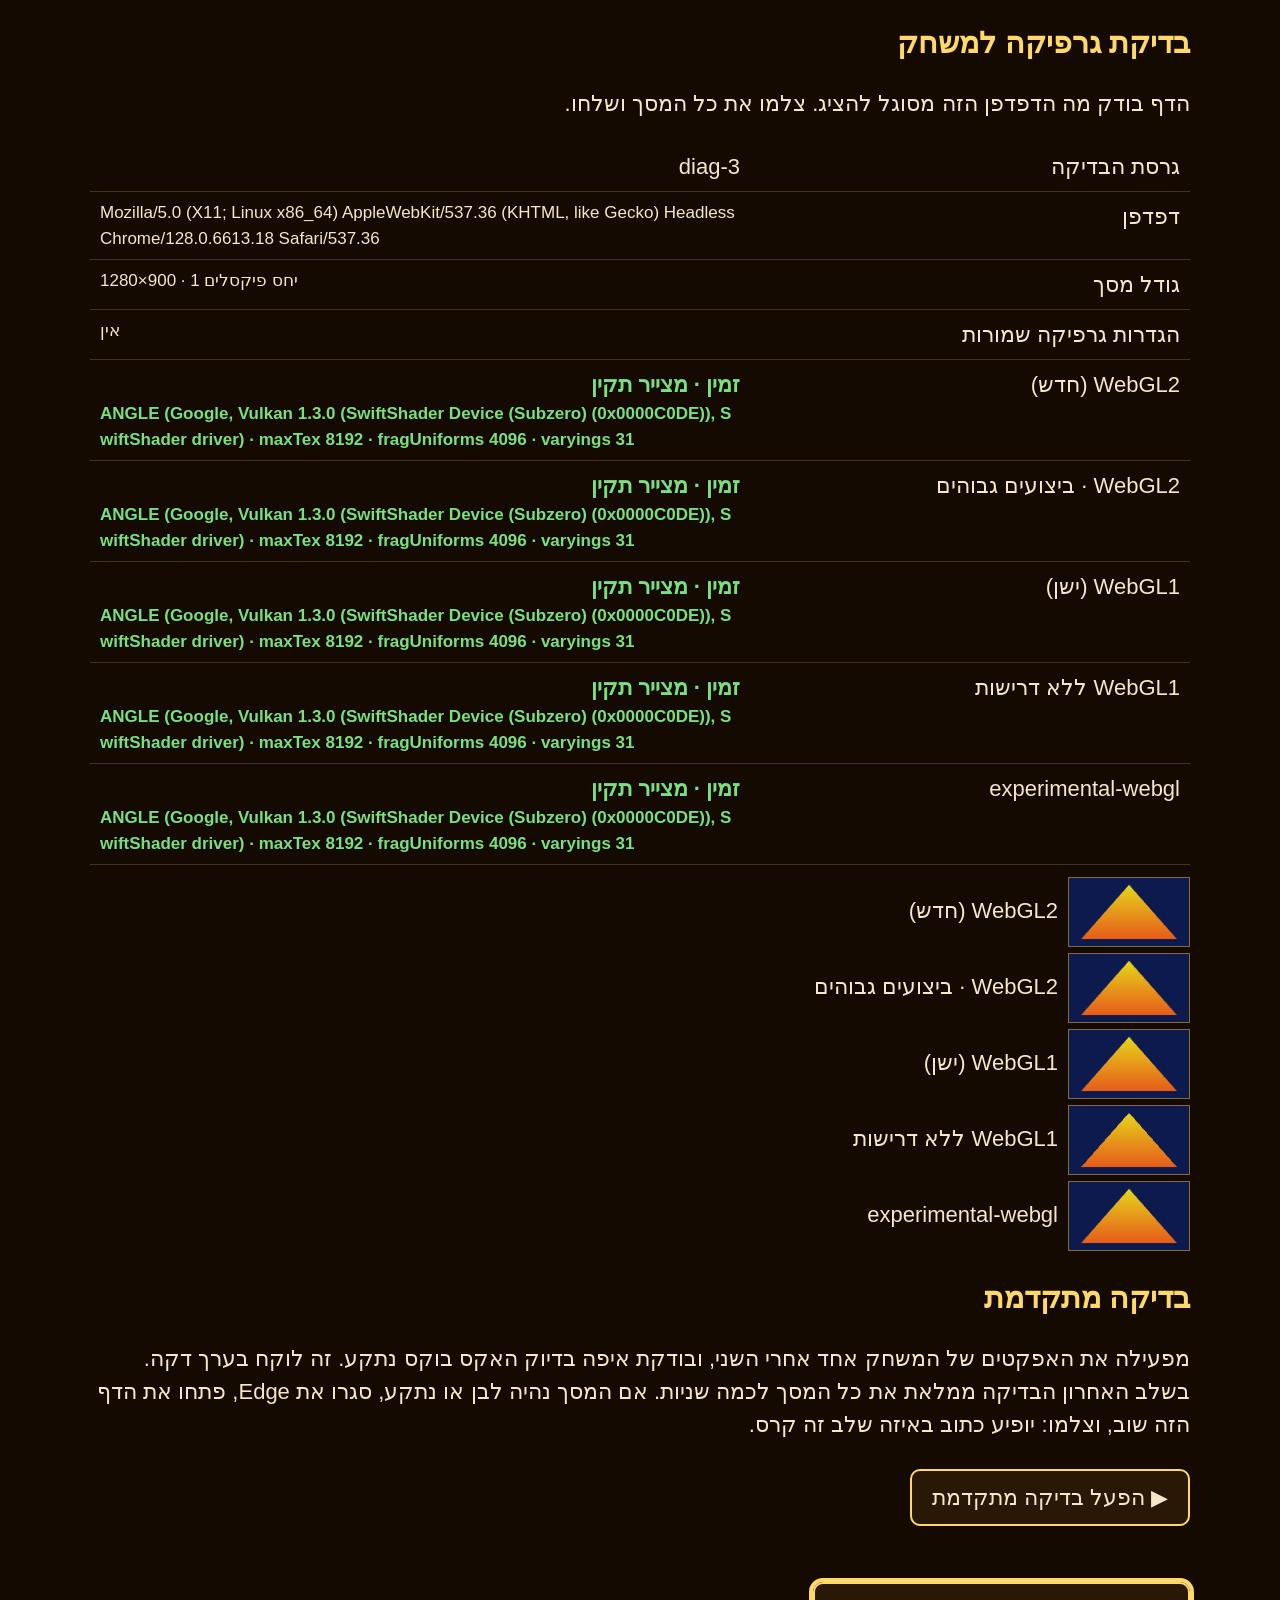
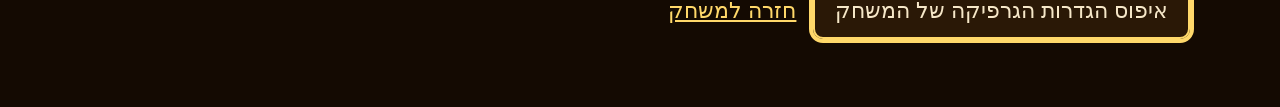
<file: diag.html>
<!doctype html>
<html lang="he" dir="rtl">
<head>
<meta charset="utf-8">
<meta name="viewport" content="width=device-width, initial-scale=1">
<title>בדיקת גרפיקה</title>
<style>
  :root { --bg: #140a02; --fg: #f6e7c8; --ok: #7be07b; --bad: #ff7a6a; --gold: #ffd86a; }
  html, body { margin: 0; background: var(--bg); color: var(--fg); font: 22px/1.5 Arial, sans-serif; }
  main { max-width: 1100px; margin: 0 auto; padding: 20px 16px 40px; }
  h1 { color: var(--gold); font-size: 30px; margin: 0 0 8px; }
  table { width: 100%; border-collapse: collapse; margin: 12px 0; }
  td { padding: 8px 10px; border-bottom: 1px solid rgba(255, 210, 140, .2); vertical-align: top; }
  td:first-child { width: 40%; }
  .ok { color: var(--ok); font-weight: bold; } .bad { color: var(--bad); font-weight: bold; }
  .ltr { direction: ltr; text-align: left; font-size: 17px; word-break: break-all; }
  #views canvas { width: 120px; height: 68px; border: 1px solid #8a6a3a; margin-left: 10px; vertical-align: middle; background: #000; }
  button { font: inherit; padding: 10px 20px; border-radius: 10px; border: 2px solid var(--gold); background: #2a1806; color: var(--fg); margin: 6px 0 6px 10px; }
  button:focus { outline: 4px solid var(--gold); }
  a { color: var(--gold); }
</style>
<script type="importmap">
{ "imports": { "three": "./vendor/three/build/three.module.js", "three/addons/": "./vendor/three/addons/" } }
</script>
</head>
<body>
<main>
  <h1>בדיקת גרפיקה למשחק</h1>
  <p>הדף בודק מה הדפדפן הזה מסוגל להציג. צלמו את כל המסך ושלחו.</p>
  <table id="out"><tbody></tbody></table>
  <div id="views"></div>
  <h1 style="margin-top:24px">בדיקה מתקדמת</h1>
  <p>מפעילה את האפקטים של המשחק אחד אחרי השני, ובודקת איפה בדיוק האקס בוקס נתקע. זה לוקח בערך דקה. בשלב האחרון הבדיקה ממלאת את כל המסך לכמה שניות. אם המסך נהיה לבן או נתקע, סגרו את Edge, פתחו את הדף הזה שוב, וצלמו: יופיע כתוב באיזה שלב זה קרס.</p>
  <p><button id="run" type="button">▶ הפעל בדיקה מתקדמת</button></p>
  <table id="adv"><tbody></tbody></table>
  <div id="adv-view"></div>
  <p>
    <button id="reset" type="button">איפוס הגדרות הגרפיקה של המשחק</button>
    <a href="./">חזרה למשחק</a>
  </p>
  <p id="done"></p>
</main>
<script>
(function () {
  const VERSION = 'diag-3';
  const tb = document.querySelector('#out tbody');
  const row = (k, v, cls) => { const tr = document.createElement('tr'); tr.innerHTML = '<td></td><td></td>'; tr.children[0].textContent = k; tr.children[1].textContent = v; if (cls) tr.children[1].className = cls; tb.appendChild(tr); return tr; };
  row('גרסת הבדיקה', VERSION);
  row('דפדפן', navigator.userAgent, 'ltr');
  row('גודל מסך', innerWidth + '×' + innerHeight + ' · יחס פיקסלים ' + devicePixelRatio, 'ltr');
  let saved = [];
  try { for (let i = 0; i < localStorage.length; i++) { const k = localStorage.key(i); if (/lowMem|safeLevel/.test(k)) saved.push(k.replace('blackPyramid.', '') + '=' + localStorage.getItem(k)); } } catch (e) { saved = ['אין גישה לאחסון']; }
  row('הגדרות גרפיקה שמורות', saved.join(' · ') || 'אין', 'ltr');

  function tryCtx(type, opts) {
    const c = document.createElement('canvas'); c.width = 160; c.height = 90;
    let reason = '';
    c.addEventListener('webglcontextcreationerror', (e) => { reason = e.statusMessage || 'creation error'; }, false);
    let gl = null;
    try { gl = c.getContext(type, opts); } catch (e) { reason = String(e && e.message || e); }
    return { c, gl, reason };
  }
  function info(gl) {
    try {
      const d = gl.getExtension('WEBGL_debug_renderer_info');
      return (d ? gl.getParameter(d.UNMASKED_RENDERER_WEBGL) : gl.getParameter(gl.RENDERER)) + ' · maxTex ' + gl.getParameter(gl.MAX_TEXTURE_SIZE) + ' · fragUniforms ' + gl.getParameter(gl.MAX_FRAGMENT_UNIFORM_VECTORS) + ' · varyings ' + gl.getParameter(gl.MAX_VARYING_VECTORS);
    } catch (e) { return '?'; }
  }
  // draw a test triangle with a shader to prove the GPU really draws
  function drawTest(gl, c, label) {
    try {
      const vs = gl.createShader(gl.VERTEX_SHADER); gl.shaderSource(vs, 'attribute vec2 p; varying vec2 v; void main(){ v = p; gl_Position = vec4(p, 0.0, 1.0); }'); gl.compileShader(vs);
      const fs = gl.createShader(gl.FRAGMENT_SHADER); gl.shaderSource(fs, 'precision mediump float; varying vec2 v; void main(){ gl_FragColor = vec4(0.9, 0.6 + 0.3 * v.y, 0.1, 1.0); }'); gl.compileShader(fs);
      const pr = gl.createProgram(); gl.attachShader(pr, vs); gl.attachShader(pr, fs); gl.linkProgram(pr);
      if (!gl.getProgramParameter(pr, gl.LINK_STATUS)) return 'שיידר נכשל: ' + gl.getProgramInfoLog(pr);
      gl.useProgram(pr);
      const b = gl.createBuffer(); gl.bindBuffer(gl.ARRAY_BUFFER, b);
      gl.bufferData(gl.ARRAY_BUFFER, new Float32Array([-0.8, -0.8, 0.8, -0.8, 0, 0.8]), gl.STATIC_DRAW);
      const loc = gl.getAttribLocation(pr, 'p'); gl.enableVertexAttribArray(loc); gl.vertexAttribPointer(loc, 2, gl.FLOAT, false, 0, 0);
      gl.clearColor(0.05, 0.1, 0.3, 1); gl.clear(gl.COLOR_BUFFER_BIT); gl.drawArrays(gl.TRIANGLES, 0, 3);
      const px = new Uint8Array(4); gl.readPixels(80, 45, 1, 1, gl.RGBA, gl.UNSIGNED_BYTE, px);
      const v = document.createElement('div'); v.style.margin = '6px 0'; v.appendChild(c); v.appendChild(document.createTextNode(label)); document.getElementById('views').appendChild(v);
      return px[0] > 150 && px[2] < 100 ? 'מצייר תקין' : 'צבע שגוי: ' + px.join(',');
    } catch (e) { return 'שגיאה: ' + (e && e.message || e); }
  }
  const tests = [
    ['WebGL2 (חדש)', 'webgl2', {}],
    ['WebGL2 · ביצועים גבוהים', 'webgl2', { powerPreference: 'high-performance' }],
    ['WebGL1 (ישן)', 'webgl', {}],
    ['WebGL1 ללא דרישות', 'webgl', { failIfMajorPerformanceCaveat: false, powerPreference: 'default', antialias: false }],
    ['experimental-webgl', 'experimental-webgl', {}],
  ];
  for (const [name, type, opts] of tests) {
    const r = tryCtx(type, opts);
    if (!r.gl) { row(name, 'לא זמין' + (r.reason ? ' — ' + r.reason : ''), 'bad'); continue; }
    const d = drawTest(r.gl, r.c, name);
    const tr = row(name, 'זמין · ' + d, d === 'מצייר תקין' ? 'ok' : 'bad');
    const s = document.createElement('div'); s.className = 'ltr'; s.textContent = info(r.gl); tr.children[1].appendChild(s);
  }
  document.getElementById('reset').onclick = () => {
    try { Object.keys(localStorage).filter((k) => /lowMem|safeLevel/.test(k)).forEach((k) => localStorage.removeItem(k)); } catch (e) { /* ignore */ }
    document.getElementById('done').textContent = 'ההגדרות אופסו.';
  };
  document.getElementById('reset').focus({ preventScroll: true }); scrollTo(0, 0);
})();
</script>
<script type="module" src="src/diag-gpu.js"></script>
</body>
</html>
</file>
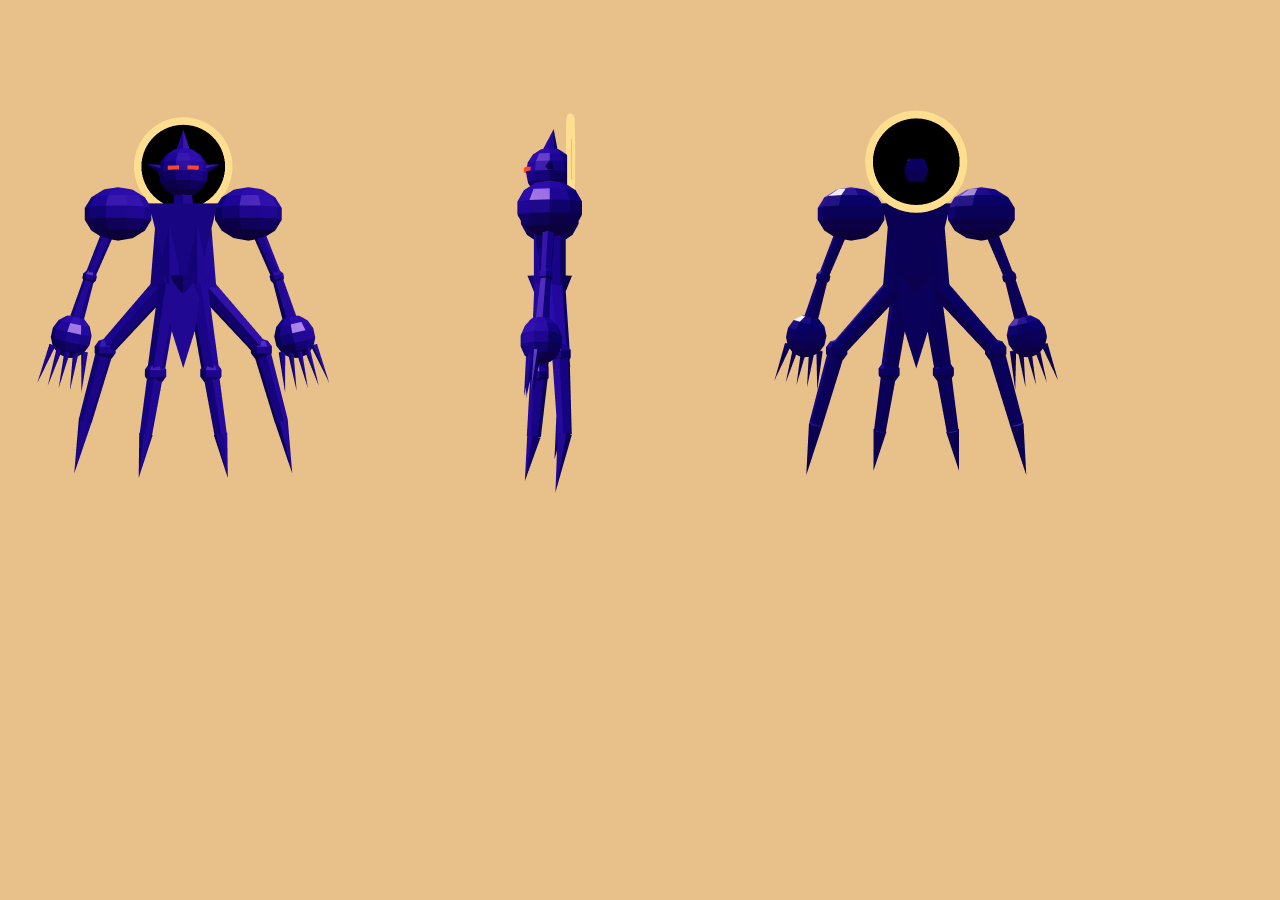
<file: tools/boss-preview.html>
<!doctype html><html><head><meta charset="utf-8"><title>Boss preview</title>
<script type="importmap">{"imports":{"three":"../vendor/three/build/three.module.js","three/addons/":"../vendor/three/addons/"}}</script>
<style>body{margin:0;background:#e8c08a}</style></head><body>
<script type="module">
import * as THREE from 'three';
import { buildShadowKing } from '../src/combat.js';
const r = new THREE.WebGLRenderer({ antialias: true }); r.setPixelRatio(2); r.setSize(1100, 620); document.body.appendChild(r.domElement);
r.toneMapping = THREE.ACESFilmicToneMapping;
const s = new THREE.Scene(); s.background = new THREE.Color(0xe8c08a);
s.add(new THREE.HemisphereLight(0xdfe4ff, 0xb08a60, 1.4)); const d = new THREE.DirectionalLight(0xffffff, 2.2); d.position.set(40, 80, 60); s.add(d);
const k = buildShadowKing(); s.add(k.g);
r.setScissorTest(true);
[[0, 0], [Math.PI / 2, 1], [Math.PI, 2]].forEach(([a, i]) => {
  const c = new THREE.PerspectiveCamera(30, (1100 / 3) / 620, 1, 800); c.position.set(Math.sin(a) * 135, 20, Math.cos(a) * 135); c.lookAt(0, 19, 0);
  const w = 1100 / 3; r.setViewport(i * w, 0, w, 620); r.setScissor(i * w, 0, w, 620); r.render(s, c);
});
window.done = true;
</script></body></html>
</file>
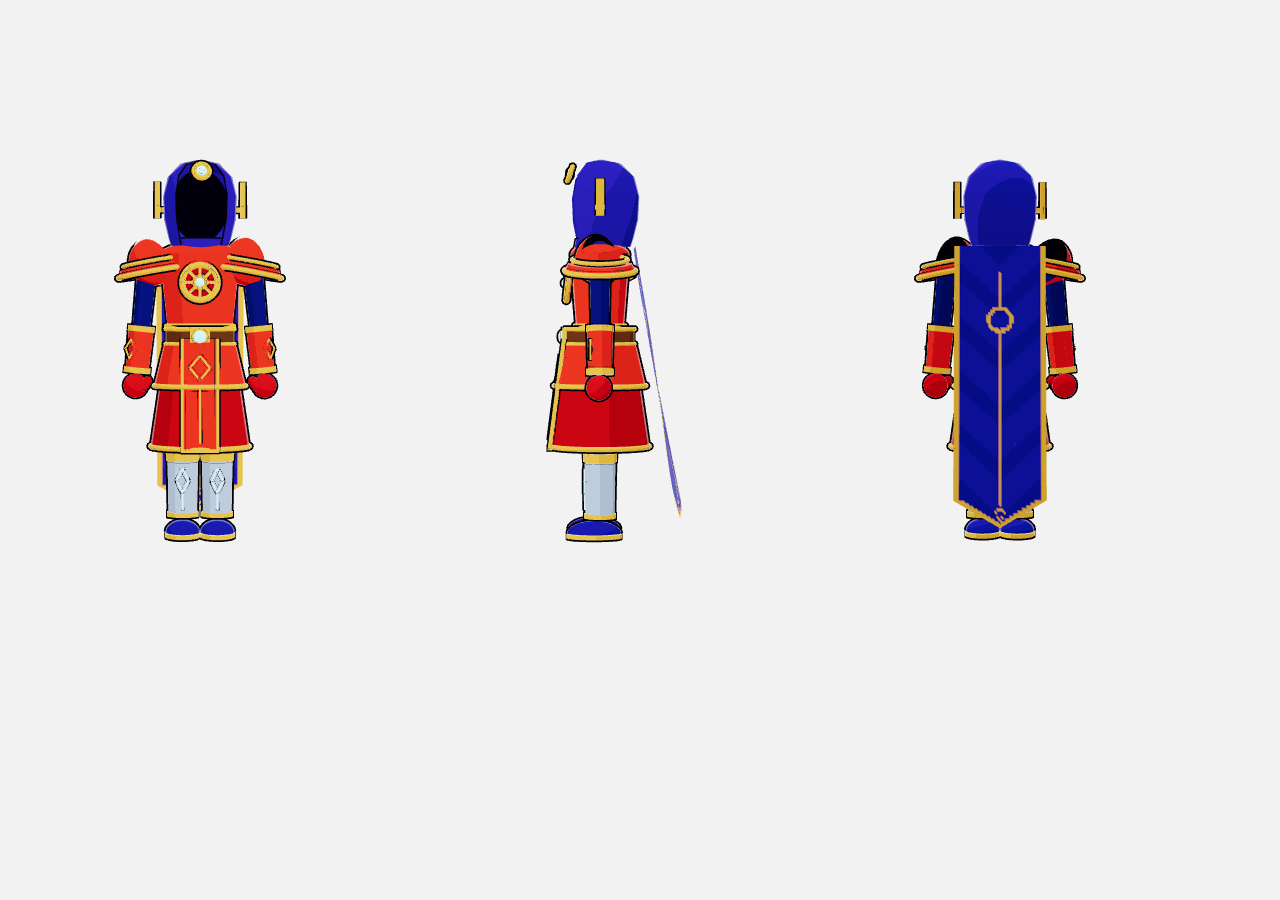
<file: tools/hero-preview.html>
<!doctype html><html><head><meta charset="utf-8"><title>Hero preview</title>
<script type="importmap">{"imports":{"three":"../vendor/three/build/three.module.js","three/addons/":"../vendor/three/addons/"}}</script>
<style>body{margin:0;background:#f2f2f2}</style></head><body>
<script type="module">
import * as THREE from 'three';
import { createGolem } from '../src/golem.js';
const r = new THREE.WebGLRenderer({ antialias: true }); r.setSize(1200, 700); document.body.appendChild(r.domElement);
r.toneMapping = THREE.ACESFilmicToneMapping;
const s = new THREE.Scene(); s.background = new THREE.Color(0xf2f2f2);
s.add(new THREE.HemisphereLight(0xdfefff, 0xd9b38a, 1.6)); const d = new THREE.DirectionalLight(0xffffff, 2.2); d.position.set(30, 60, 50); s.add(d);
const g = createGolem(); s.add(g.group);
g.update(0.016, 0, 1, null);
r.setScissorTest(true);
[[0, 0], [Math.PI / 2, 1], [Math.PI, 2]].forEach(([a, i]) => {
  const c = new THREE.PerspectiveCamera(24, 400 / 700, 1, 500); c.position.set(Math.sin(a) * 70, 9, Math.cos(a) * 70); c.lookAt(0, 8, 0);
  r.setViewport(i * 400, 0, 400, 700); r.setScissor(i * 400, 0, 400, 700); r.render(s, c);
});
window.done = true;
</script></body></html>
</file>
